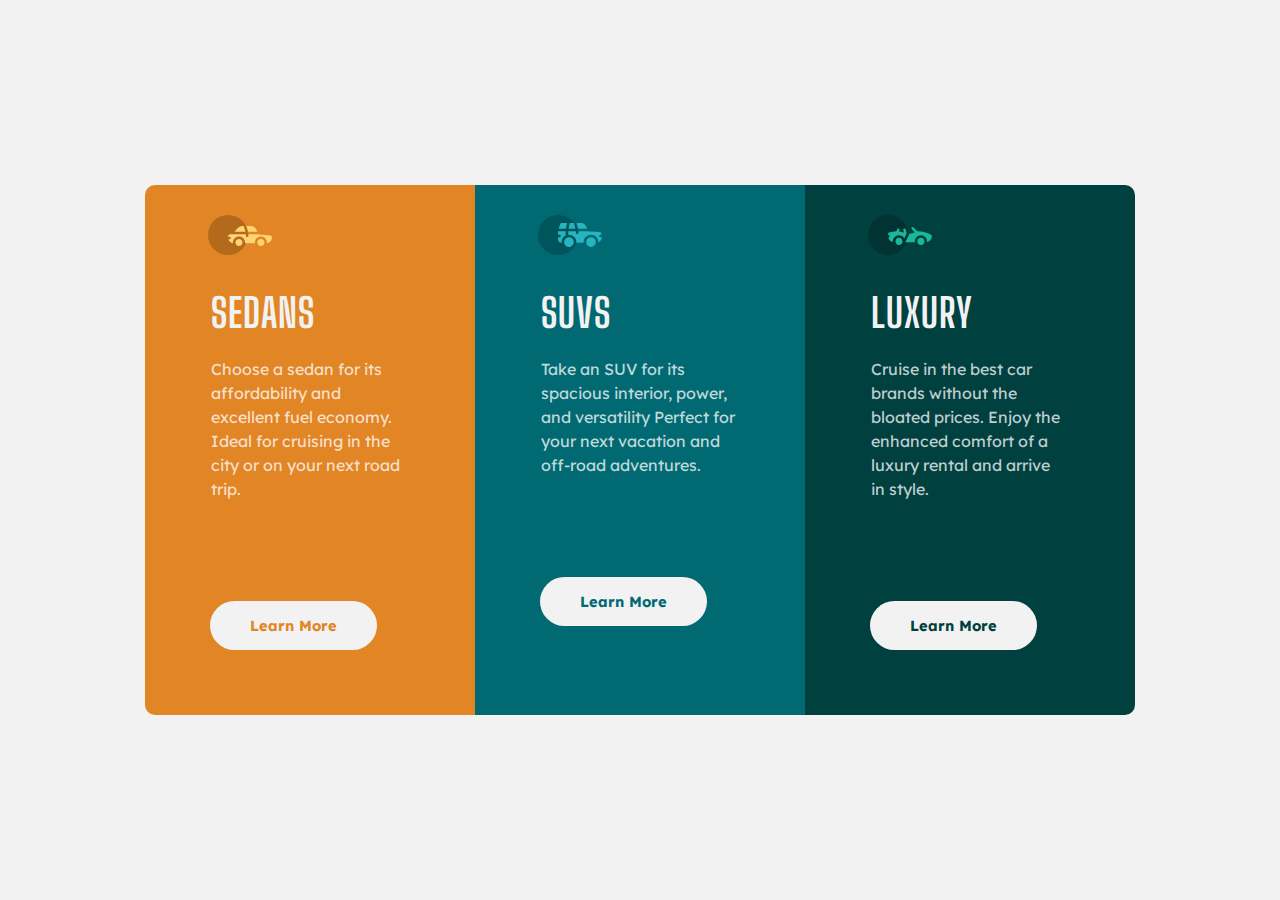
<file: 1 - column-cards/index.html>
<!DOCTYPE html>
<html lang="en">
  <head>
    <meta charset="UTF-8" />
    <meta name="viewport" content="width=device-width, initial-scale=1.0" />
    <title>3 Cards</title>
    <link rel="stylesheet" href="style.css" />
  </head>
  <body>
    <div class="container">
      <div id="col-1" class="cols">
        <svg width="64" height="40" xmlns="http://www.w3.org/2000/svg">
          <g fill="none" fill-rule="evenodd">
            <circle fill="#000" opacity=".201" cx="20" cy="20" r="20" />
            <path
              d="M52.936 24.11c1.942 0 3.517 1.542 3.517 3.445 0 1.903-1.575 3.445-3.517 3.445s-3.516-1.542-3.516-3.445c0-1.903 1.574-3.445 3.516-3.445zm-21.957 0c1.942 0 3.517 1.542 3.517 3.445 0 1.903-1.575 3.445-3.517 3.445s-3.516-1.542-3.516-3.445c0-1.903 1.574-3.445 3.516-3.445zm6.948-4.848v1.429c0 .716.61 1.293 1.348 1.259a1.295 1.295 0 001.225-1.295v-1.393h8.256l13.483 1.313c.956.093 1.676.881 1.676 1.814 0 2.89-2.126 5.303-4.926 5.819.397-3.557-2.458-6.62-6.053-6.62-3.646 0-6.504 3.14-6.039 6.723h-9.879c.466-3.588-2.397-6.722-6.039-6.722-3.595 0-6.45 3.062-6.052 6.62-2.14-.398-3.916-1.912-4.61-3.931h1.142c.731 0 1.32-.598 1.285-1.322-.033-.678-.629-1.2-1.322-1.2H20v-.251c0-1.274 1.066-2.243 2.306-2.243h15.62zM42.59 11c2.645 0 4.99 1.556 5.972 3.963l.726 1.779H40.17L38.413 11h4.178zm-6.865 0l1.758 5.741H26.505l3.357-3.654A6.502 6.502 0 0134.644 11h1.082z"
              fill="#FFD473"
              fill-rule="nonzero"
            />
          </g>
        </svg>
        <h1>SEDANS</h1>
        <p>Choose a sedan for its affordability and excellent fuel economy. 
            Ideal for cruising in the city or on your next road trip.
        </p>
        <button><a href="https://pt.wikipedia.org/wiki/Sedã_(automóvel)" target="_blank">Learn More</a>
        </button>
      </div>
      <div id="col-2" class="cols">
        <svg width="64" height="40" xmlns="http://www.w3.org/2000/svg">
          <g fill="none" fill-rule="evenodd">
            <circle fill="#000" opacity=".201" cx="20" cy="20" r="20" />
            <path
              d="M31.002 22.358c2.917 0 5.18 2.593 4.762 5.506a4.828 4.828 0 01-2.962 3.778 4.797 4.797 0 01-5.3-1.165c-1.188-1.26-1.235-2.613-1.263-2.613-.42-2.924 1.857-5.506 4.763-5.506zm22 0c3.457 0 5.798 3.567 4.41 6.744A4.816 4.816 0 0152.3 31.94a4.826 4.826 0 01-4.06-4.077c-.42-2.915 1.846-5.506 4.762-5.506zm-15.04-6.083v1.462a1.29 1.29 0 001.352 1.29c.693-.033 1.227-.631 1.227-1.326v-1.426h8.3l13.056.716a1.29 1.29 0 011.164.917c.27.895.446 1.477.563 1.87h-1.047c-.694 0-1.291.534-1.324 1.228a1.29 1.29 0 001.288 1.352h1.445c-.164 2.225-1.57 4.193-3.6 5.05.13-4.212-3.255-7.63-7.384-7.63-4.317 0-7.762 3.718-7.358 8.086h-7.285c.43-4.655-3.503-8.531-8.131-8.046v-3.543h7.734zm-10.312 0v4.308a7.4 7.4 0 00-4.006 7.274 3.874 3.874 0 01-3.642-3.864v-1.635h1.46a1.29 1.29 0 000-2.58h-1.461v-3.213l.003-.29h7.646zm14.986-8.196c2.65 0 5 1.592 5.984 4.055l.63 1.579a5.525 5.525 0 01-.065-.004l-.026-.002-.034-.002-.022-.002a4.178 4.178 0 00-.224-.006l-.098-.001h-.039l-.136-.001h-.052l-.326-.001H40.211L38.528 8.08zm-13.632 0l-1.122 5.616h-7.144l1.47-4.71a1.29 1.29 0 011.231-.906h5.565zm6.832 0l1.683 5.615h-7.007l1.121-5.615h4.203z"
              fill="#26B5C0"
              fill-rule="nonzero"
            />
          </g>
        </svg>
        <h1>SUVS</h1>
        <p>
          Take an SUV for its spacious interior, power, and versatility Perfect for your next vacation and off-road adventures.
        </p>
        <button>
          <a href="https://pt.wikipedia.org/wiki/Veículo_utilitário_esportivo" target="_blank" >Learn More</a>
        </button>
      </div>
      <div id="col-3" class="cols">
        <svg width="64" height="40" xmlns="http://www.w3.org/2000/svg">
          <g fill="none" fill-rule="evenodd">
            <circle fill="#000" opacity=".201" cx="20" cy="20" r="20" />
            <path
              d="M30.98 22.835c1.941 0 3.516 1.604 3.516 3.583 0 1.978-1.575 3.582-3.517 3.582s-3.516-1.604-3.516-3.582c0-1.979 1.574-3.583 3.516-3.583zm21.956 0c1.942 0 3.517 1.604 3.517 3.583 0 1.978-1.575 3.582-3.517 3.582s-3.516-1.604-3.516-3.582c0-1.979 1.574-3.583 3.516-3.583zm-9.143-10.45a1.27 1.27 0 011.819 0l3.715 3.784c4.444-.115 9.7 1.142 13.964 3.753.387.237.624.664.624 1.124 0 3.006-2.126 5.514-4.926 6.05.397-3.698-2.458-6.882-6.053-6.882-3.646 0-6.504 3.264-6.039 6.99h-9.669c.76-1.544.993-2.026 1.337-2.711l.082-.162c.421-.835 1.056-2.07 2.883-5.65 1.68-.023 3.47-.408 5.247-1.403l-2.984-3.04a1.328 1.328 0 010-1.854zm-7.68 1.064c.683-.2 1.395.202 1.592.898l.749 2.652a3.46 3.46 0 01-.247 2.51l-1.733 3.395-.216.424c-1.07-1.89-3.06-3.114-5.279-3.114-3.595 0-6.45 3.184-6.052 6.885-1.832-.347-3.414-1.537-4.278-3.276a1.331 1.331 0 01.117-1.376l.955-1.303-1.325-1.295c-.751-.735-.376-2.024.64-2.231l6.614-1.346.13-.026c.092-.019.145-.03.157-.031.314-.146 1.07-.591 1.07-1.506 0-.734.592-1.327 1.316-1.31.712.016 1.268.662 1.256 1.388a4.11 4.11 0 01-.348 1.611 22.69 22.69 0 014.7 1.146l-.7-2.473a1.314 1.314 0 01.882-1.622z"
              fill="#19B89D"
              fill-rule="nonzero"
            />
          </g>
        </svg>
        <h1>LUXURY</h1>
        <p>
          Cruise in the best car brands without the bloated prices. Enjoy the
          enhanced comfort of a luxury rental and arrive in style.
        </p>
        <button>
          <a href="https://pt.wikipedia.org/wikiCarro_de_luxo"target="_blank">Learn More</a>
        </button>
      </div>
    </div>
  </body>
</html>

<!-- Sedans
  Choose a sedan for its affordability and excellent fuel economy. Ideal for cruising in the city 
  or on your next road trip.

  SUVs
  Take an SUV for its spacious interior, power, and versatility. Perfect for your next family vacation 
  and off-road adventures.

  Luxury
  Cruise in the best car brands without the bloated prices. Enjoy the enhanced comfort of a luxury 
  rental and arrive in style. -->
</file>
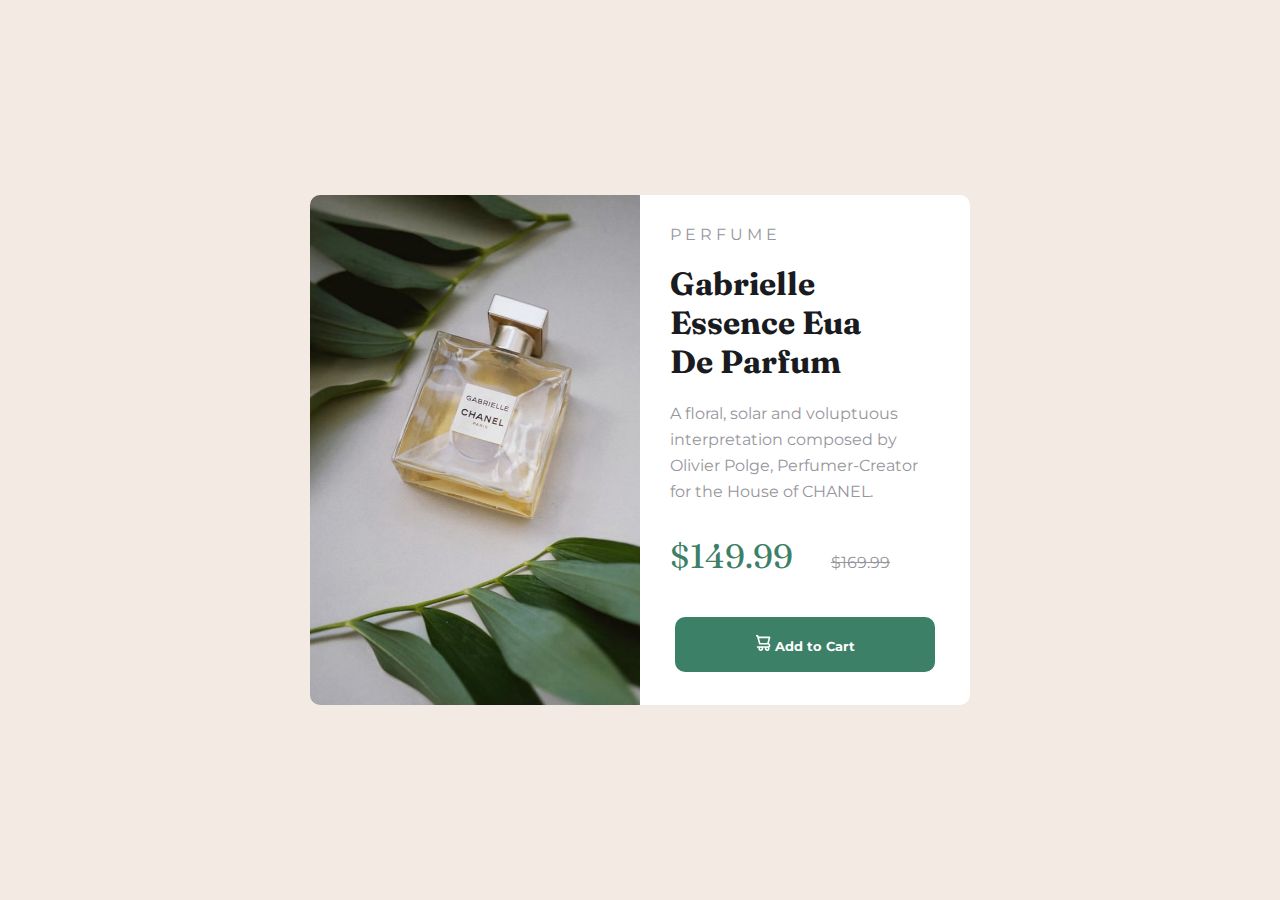
<file: 2 - product-card/index.html>
<!DOCTYPE html>
<html lang="en">
<head>
    <meta charset="UTF-8">
    <meta name="viewport" content="width=device-width, initial-scale=1.0">
    <title>Perfume</title>
    <link rel="stylesheet" href="style.css">
</head>
<body>
    <div class="container">   
            <div id="image" class="product">
               <img src="image/image-product-desktop.jpg" alt="perfume" width="330" height="510" style="border-top-left-radius: 10px; border-bottom-left-radius: 10px;" >
            </div>
            <div id="text" class="product">
                <p id="txt1">P E R F U M E</p>

                <h1 id="txt2">Gabrielle <br> Essence Eua <br> De Parfum</h1>

                <p id="txt3">A floral, solar and voluptuous <br> interpretation composed by <br> Olivier Polge, Perfumer-Creator <br> for the House of CHANEL.</p>
                <p id="price">$149.99 </p> <a id="old-price">$169.99</a>

                <button id="button"><svg width="15" height="16" xmlns="http://www.w3.org/2000/svg"><path d="M14.383 10.388a2.397 2.397 0 0 0-1.518-2.222l1.494-5.593a.8.8 0 0 0-.144-.695.8.8 0 0 0-.631-.28H2.637L2.373.591A.8.8 0 0 0 1.598 0H0v1.598h.983l1.982 7.4a.8.8 0 0 0 .799.59h8.222a.8.8 0 0 1 0 1.599H1.598a.8.8 0 1 0 0 1.598h.943a2.397 2.397 0 1 0 4.507 0h1.885a2.397 2.397 0 1 0 4.331-.376 2.397 2.397 0 0 0 1.12-2.021ZM11.26 7.99H4.395L3.068 3.196h9.477L11.26 7.991Zm-6.465 6.392a.8.8 0 1 1 0-1.598.8.8 0 0 1 0 1.598Zm6.393 0a.8.8 0 1 1 0-1.598.8.8 0 0 1 0 1.598Z" fill="#FFF"/></svg> Add to Cart</button>
            </div>
    </div>
</body>
</html>
</file>
<file: 1 - column-cards/style.css>
@import url('https://fonts.googleapis.com/css2?family=Big+Shoulders+Display:wght@700&family=Lexend+Deca&display=swap');

* {
    margin: 0px;
    padding: 0px;
}

.container {
    background-color: hsl(0, 0%, 95%);
    width: 100vw;
    height: 100vh;
    display: flex;
    align-items: center;
    justify-content: center;
}

div.cols {
    display: inline-block;
    height: 470px;
    width: 270px;   
    padding:30px;
}

div.cols > svg {
    padding-left: 33px;
}

div.cols > h1 {
    font-family: "Big Shoulders Display";
    font-weight: 700;
    font-size: 2.5em;
    letter-spacing: 1px;
    color: hsl(0, 0%, 95%);

    padding-top: 30px;
    padding-left: 36px;
}

div.cols > p {
    font-family: "Lexend Deca";
    line-height: 24px;
    text-align: left;
    color: hsla(0, 0%, 100%, 0.75);

    padding-top: 20px;
    padding-left: 36px;
    padding-right: 40px;
}

div.cols > button {
    background-color: hsl(0, 0%, 95%);
    font-family: "Lexend Deca";
    font-weight: bold;
    text-decoration: none;
    
    margin-top: 100px;
    margin-left: 35px;
    padding: 15px;
    
    border-style: none;
    border-radius: 25px;
}

div.cols > button > a {
    padding-left: 25px;
    padding-right: 25px;
    text-decoration: none;
    font-size: 1.1em;
}

#col-1 {
    background-color: #E28525;
    border-top-left-radius: 10px;
    border-bottom-left-radius: 10px;
}

#col-1 a {color: #E28525;}

#col-2 {
    background-color: #016972;
}
#col-2 a {color: #016972;}

#col-3 {
    background-color: #00403F;
    border-top-right-radius: 10px;
    border-bottom-right-radius: 10px;
}

#col-3 a {color: #00403F;}
</file>
<file: 2 - product-card/style.css>
@charset "UTF-8";

@import url('https://fonts.googleapis.com/css2?family=Fraunces:wght@700&family=Montserrat:wght@500;700&display=swap');

* {
    margin: 0px;
    padding: 0px;
}

:root {
    --font-1: "Fraunces";
    --font-2: "Montserrat";
}

.container {
    background-color: #F3EAE3;
    width: 100vw;
    height: 100vh;
    display: flex;
    align-items: center;
    justify-content: center;
}

.product {
    display: inline-block;
    width: 330px;
    height: 510px;
}


div#image {
    border-top-left-radius: 10px;
    border-bottom-left-radius: 10px;
}

div#text {
    background-color: white;
    border-top-right-radius: 10px;
    border-bottom-right-radius: 10px;
    text-align: justify;
}

div#text > h1 {
    font-family: var(--font-1);
    color: #1A1B20;
}


div#text > p {
    font-family: var(--font-2);
    font-size: 1em;
    color: #97969D;
}

div#text > p#txt1 {
    padding-top: 30px;
    padding-left: 30px;
}

div#text > h1#txt2 {
    padding-top: 20px;
    padding-left: 30px;
}

div#text > p#txt3 {
    padding-top: 20px;
    padding-left: 30px;
    line-height: 26px;
}

div#text > p#price {
    font-family: var(--font-1);
    color: hsl(158, 36%, 37%);
    font-size: 2.1em;
    display: inline-block;

    padding-top: 30px;
    padding-left: 30px;
}

div#text > a#old-price {
    font-family: var(--font-2);
    color: #97969D;
    font-size: 1em;
    text-decoration: line-through;

    padding-right: 80px;
}

div#text > button {
    font-family: var(--font-2);
    font-weight: bold;
    background-color: hsl(158, 36%, 37%);
    color: white;
    border-radius: 10px;
    border-style: none;

    width: 260px;
    height: 55px;
    margin-top: 40px;
    margin-left: 35px;
}

div#text > button:hover {
    background-color: hsl(158, 36%, 24%);
}
</file>
